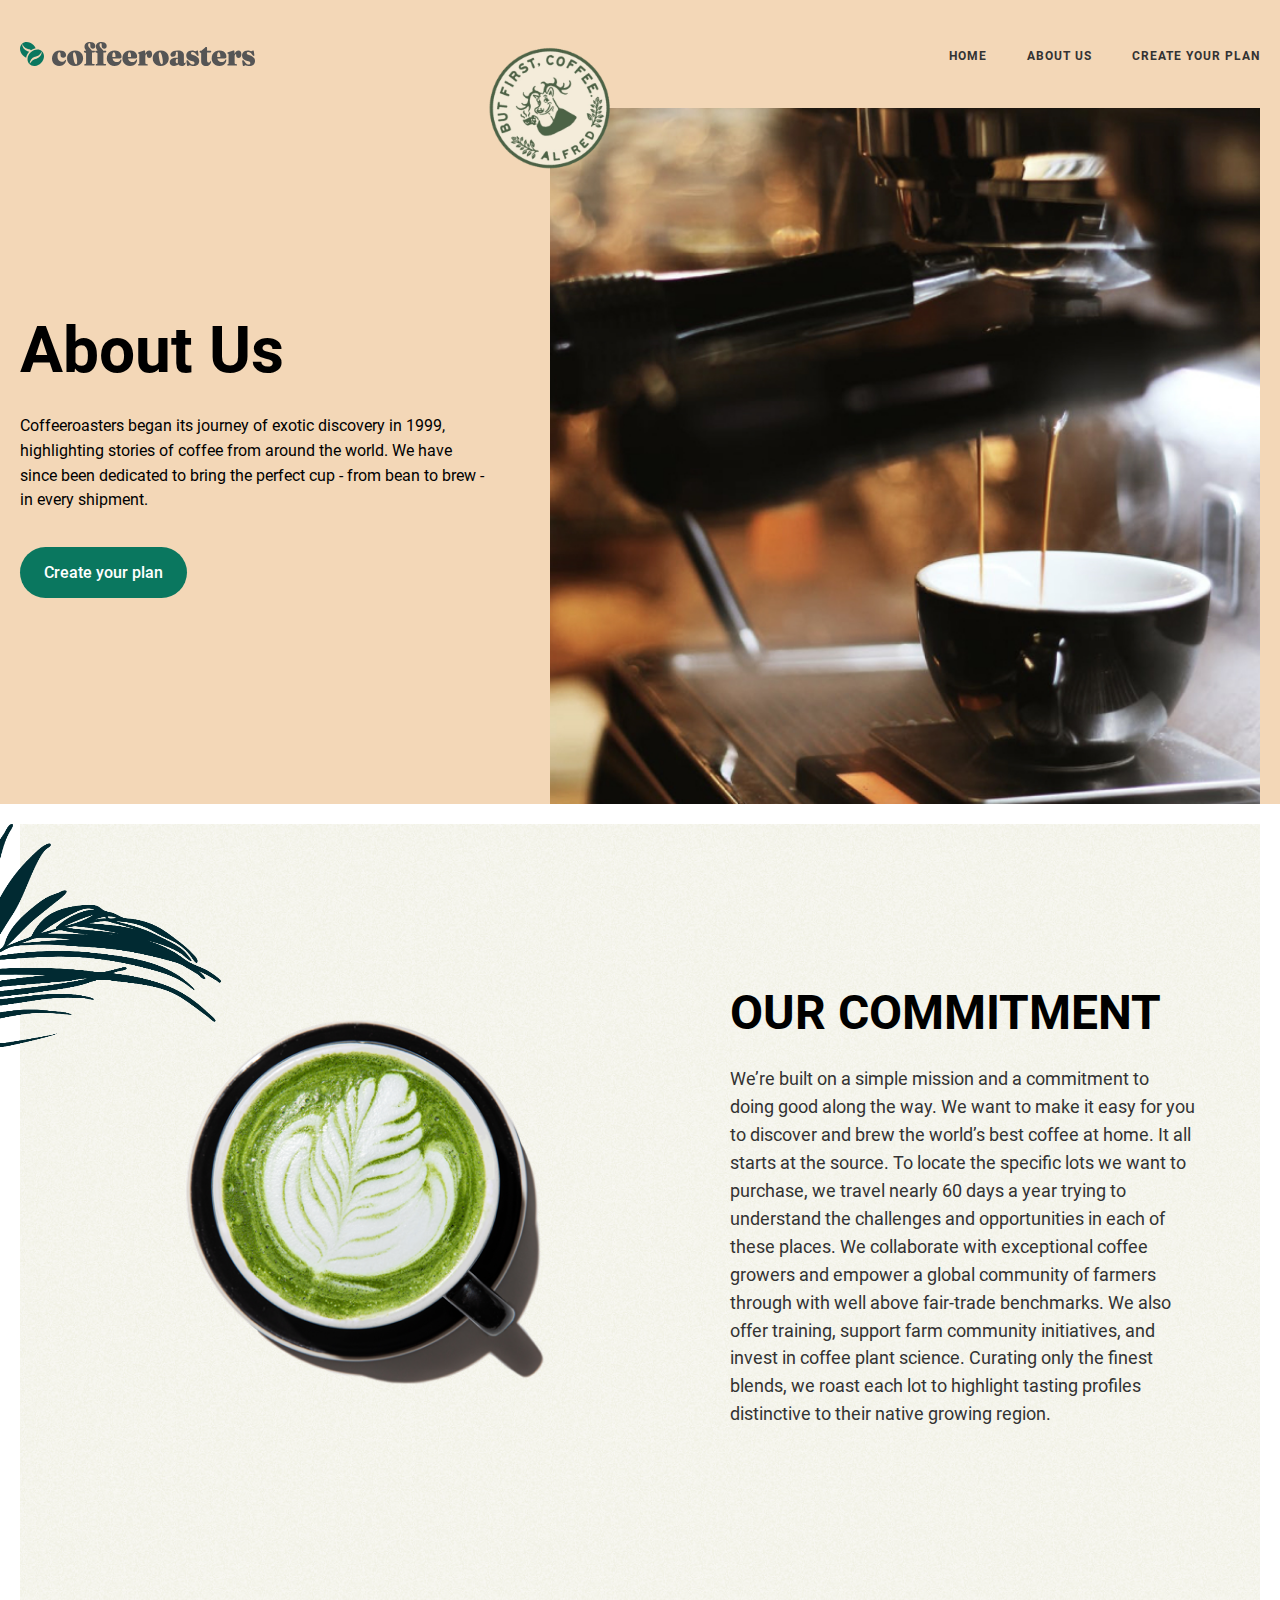
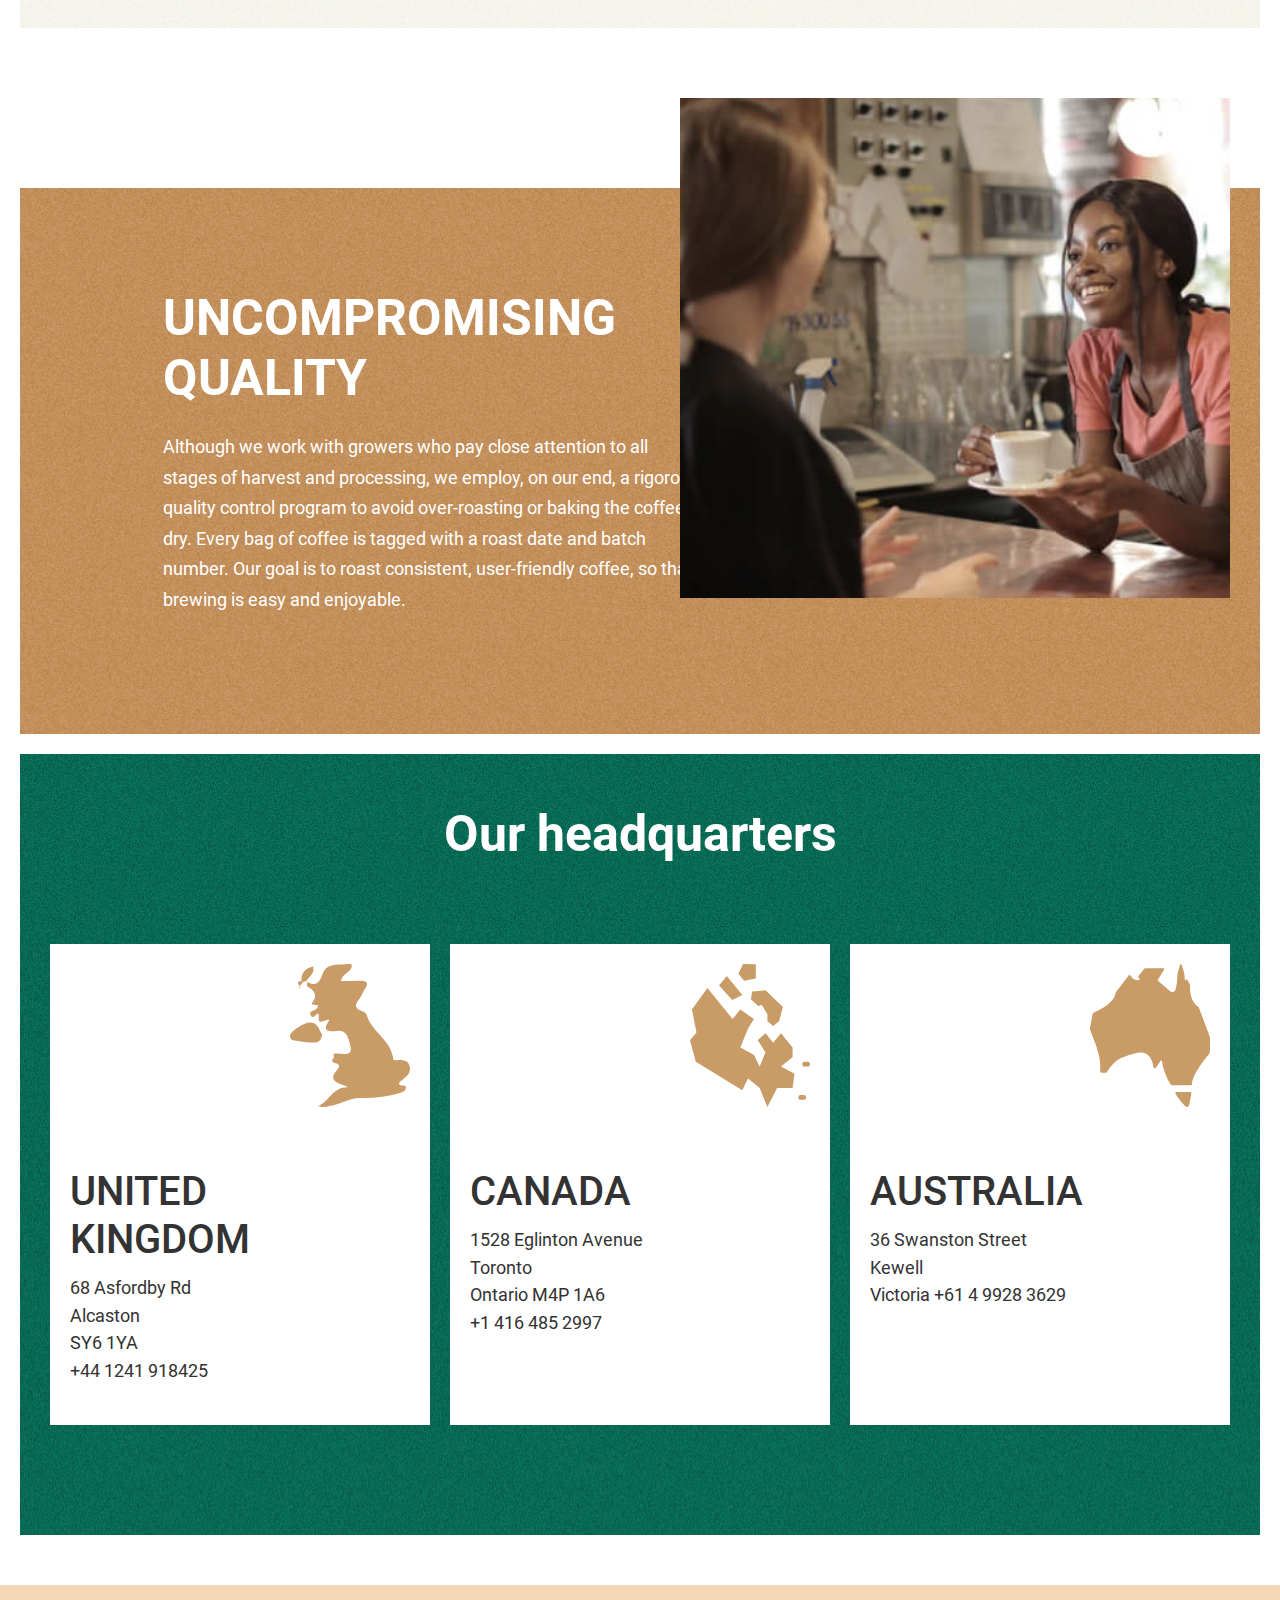
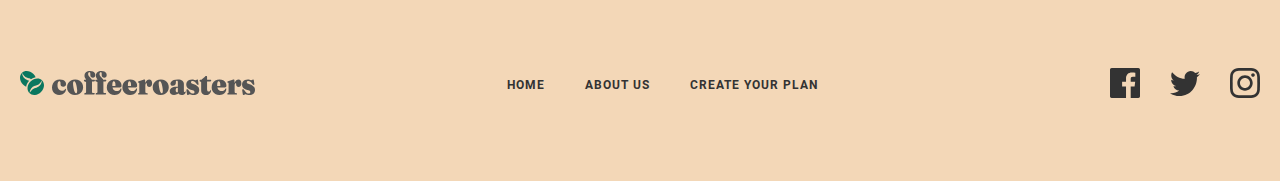
<file: about-us.html>
<!DOCTYPE html>
<html lang="en">
	<head>
		<meta charset="UTF-8" />
		<meta name="viewport" content="width=device-width, initial-scale=1.0" />
		<title>About-Us</title>
		<!-- ICON -->
		<link rel="icon" type="svg" href="img/cooferosters-icon.svg" />
		<!-- CSS -->
		<link rel="stylesheet" href="css/normalize.css" />
		<link rel="stylesheet" href="css/styles..css" />
	</head>
	<body>
		<div class="site-heder-wrapper">
			<headr class="site-header">
				<div class="container site-header__container">
					<a class="site-logo" href="/">
						<img class="site-logo__img" src="img/logo.svg" alt="logo" width="235" height="24" />
					</a>
					<ul class="site-nav">
						<li class="site-nav__item">
							<a class="site-nav__link" href="/">HOME</a>
						</li>
						<li class="site-nav__item">
							<a class="site-nav__link" href="about-us.html">ABOUT US</a>
						</li>
						<li class="site-nav__item">
							<a class="site-nav__link" href="create-plan.html">Create your plan</a>
						</li>
					</ul>
				</div>
			</headr>
			<div class="hero">
				<div class="container hero__container">
					<div class="hero__info">
						<h1 class="hero__info-title">About Us</h1>
						<p class="hero__info-text">
							Coffeeroasters began its journey of exotic discovery in 1999, highlighting stories of coffee from around the world.
							We have since been dedicated to bring the perfect cup - from bean to brew - in every shipment.
						</p>
						<button class="btn">Create your plan</button>
					</div>
					<div class="hero__img-wrapper">
						<img src="img/about-us-hero.jpg" alt="hero-img" width="710" height="696" title="copuitino" />
						<img class="hero__img-wrapper__logo" src="img/hero-logo.png" alt="hero-logo" width="160" height="160" />
					</div>
				</div>
			</div>
		</div>
		<!-- MAIN START -->
		<main class="main-content">
			<!-- Our commitment START -->
			<section class="our-commitment">
				<div class="container">
					<div class="our-commitment__inner">
						<img class="our-collection__img-one" src="img/our-collaction-one.jpg" alt="least" width="402" height="300" />
						<div class="our-commitment__img-wrapper">
							<img src="img/our-commitment-img.png" alt="our-commitment-img" width="360" height="364" />
						</div>
						<div class="our-commitment__info">
							<h2 class="our-commitment__title">Our commitment</h2>
							<p class="our-commitment__text">
								We’re built on a simple mission and a commitment to doing good along the way. We want to make it easy for you to
								discover and brew the world’s best coffee at home. It all starts at the source. To locate the specific lots we
								want to purchase, we travel nearly 60 days a year trying to understand the challenges and opportunities in each of
								these places. We collaborate with exceptional coffee growers and empower a global community of farmers through
								with well above fair-trade benchmarks. We also offer training, support farm community initiatives, and invest in
								coffee plant science. Curating only the finest blends, we roast each lot to highlight tasting profiles distinctive
								to their native growing region.
							</p>
						</div>
					</div>
				</div>
			</section>
			<!-- Our commitment END -->
			<!-- Uncompromising quality STARTS -->
			<section class="uncompromising-quality">
				<div class="container">
					<div class="uncompromising-quality__inner">
						<div class="uncompromising-quality__info">
							<h2 class="uncompromising-quality__title">Uncompromising quality</h2>
							<p class="uncompromising-quality__text">
								Although we work with growers who pay close attention to all stages of harvest and processing, we employ, on our
								end, a rigorous quality control program to avoid over-roasting or baking the coffee dry. Every bag of coffee is
								tagged with a roast date and batch number. Our goal is to roast consistent, user-friendly coffee, so that brewing
								is easy and enjoyable.
							</p>
						</div>

						<img class="uncompromising-quality__img" src="img/free-shipping.jpg" alt="free-shipping" width="550" height="500" />
					</div>
				</div>
			</section>
			<!-- Uncompromising quality END -->
			<!-- How it works -->
			<section class="how-it-works">
				<div class="container">
					<div class="how-it-works__inner">
						<h2 class="how-it-works__title">Our headquarters</h2>

						<ol class="how-it-works__list">
							<li class="how-it-works__item">
								<div class="how-it-works__item-number">
									<img src="img/uk.svg" alt="UNITED KINGDOM" width="120" height="143" title="UNITED KINGDOM" />
								</div>
								<div class="how-it-works__item-info">
									<h3 class="how-it-works__item-title">
										United <br />
										Kingdom
									</h3>
									<p class="how-it-works__item-text">
										68 Asfordby Rd <br />
										Alcaston <br />
										SY6 1YA <br />
										+44 1241 918425
									</p>
								</div>
							</li>

							<li class="how-it-works__item">
								<div class="how-it-works__item-number">
									<img src="img/candada.svg" alt="Canada" width="120" height="143" title="Canada" />
								</div>
								<div class="how-it-works__item-info">
									<h3 class="how-it-works__item-title">Canada</h3>
									<p class="how-it-works__item-text">
										1528 Eglinton Avenue <br />
										Toronto <br />
										Ontario M4P 1A6 <br />
										+1 416 485 2997
									</p>
								</div>
							</li>

							<li class="how-it-works__item">
								<div class="how-it-works__item-number">
									<img src="img/Australia.svg" alt="Canada" width="120" height="143" title="Australia" />
								</div>
								<div class="how-it-works__item-info">
									<h3 class="how-it-works__item-title">Australia</h3>
									<p class="how-it-works__item-text">
										36 Swanston Street <br />
										Kewell <br />
										Victoria +61 4 9928 3629
									</p>
								</div>
							</li>
						</ol>
					</div>
				</div>
			</section>
		</main>
		<!-- MAIN END -->
		<footer class="site-footer">
			<div class="container site-header__container">
				<a class="site-logo" href="/">
					<img class="site-logo__img" src="img/logo.svg" alt="logo" width="235" height="24" />
				</a>
				<ul class="site-nav">
					<li class="site-nav__item">
						<a class="site-nav__link" href="/">HOME</a>
					</li>
					<li class="site-nav__item">
						<a class="site-nav__link" href="about-us.html">ABOUT US</a>
					</li>
					<li class="site-nav__item">
						<a class="site-nav__link" href="create-plan.html">Create your plan</a>
					</li>
				</ul>

				<ul class="social">
					<li class="social__item">
						<a class="social__link" href="#">
							<svg width="30" height="30" viewBox="0 0 30 30" fill="none" xmlns="http://www.w3.org/2000/svg">
								<path
									id="Path"
									d="M28.3438 0H1.65625C0.74125 0 0 0.74125 0 1.65625V28.345C0 29.2588 0.74125 30 1.65625 30H16.025V18.3825H12.115V13.855H16.025V10.5163C16.025 6.64125 18.3913 4.53125 21.8488 4.53125C23.505 4.53125 24.9275 4.655 25.3425 4.71V8.76L22.945 8.76125C21.065 8.76125 20.7013 9.655 20.7013 10.965V13.8562H25.185L24.6012 18.3837H20.7013V30H28.3463C29.2588 30 30 29.2587 30 28.3438V1.65625C30 0.74125 29.2587 0 28.3438 0Z"
									fill="currentColor" />
							</svg>
						</a>
					</li>

					<li class="social__item">
						<a class="social__link" href="#">
							<svg width="30" height="25" viewBox="0 0 30 25" fill="none" xmlns="http://www.w3.org/2000/svg">
								<path
									id="Path"
									d="M30 2.95965C28.8962 3.46211 27.71 3.8005 26.465 3.95304C27.7363 3.17243 28.7125 1.9355 29.1712 0.461444C27.9825 1.18437 26.665 1.70991 25.2625 1.99318C24.1412 0.766509 22.54 0 20.77 0C16.7962 0 13.8763 3.80178 14.7738 7.74841C9.66 7.48564 5.125 4.97334 2.08875 1.15489C0.47625 3.99149 1.2525 7.70227 3.9925 9.58137C2.985 9.54804 2.035 9.26477 1.20625 8.79179C1.13875 11.7155 3.1825 14.4509 6.1425 15.0597C5.27625 15.3007 4.3275 15.3571 3.3625 15.1674C4.145 17.6746 6.4175 19.4986 9.1125 19.5498C6.525 21.6302 3.265 22.5595 0 22.1647C2.72375 23.9553 5.96 25 9.435 25C20.8625 25 27.3187 15.1033 26.9287 6.22693C28.1312 5.33608 29.175 4.22477 30 2.95965Z"
									fill="currentColor" />
							</svg>
						</a>
					</li>

					<li class="social__item">
						<a class="social__link" href="#">
							<svg width="30" height="30" viewBox="0 0 30 30" fill="none" xmlns="http://www.w3.org/2000/svg">
								<path
									id="Shape"
									fill-rule="evenodd"
									clip-rule="evenodd"
									d="M15 0C10.9262 0 10.4163 0.0175 8.81625 0.09C3.36875 0.34 0.34125 3.3625 0.09125 8.815C0.0175 10.4163 0 10.9262 0 15C0 19.0737 0.0175 19.585 0.09 21.185C0.34 26.6325 3.3625 29.66 8.815 29.91C10.4163 29.9825 10.9262 30 15 30C19.0737 30 19.585 29.9825 21.185 29.91C26.6275 29.66 29.6625 26.6375 29.9088 21.185C29.9825 19.585 30 19.0737 30 15C30 10.9262 29.9825 10.4163 29.91 8.81625C29.665 3.37375 26.6388 0.34125 21.1862 0.09125C19.585 0.0175 19.0737 0 15 0ZM15.0001 2.70386C19.0051 2.70386 19.4801 2.71886 21.0626 2.79136C25.1276 2.97636 27.0264 4.90511 27.2114 8.94011C27.2839 10.5214 27.2976 10.9964 27.2976 15.0014C27.2976 19.0076 27.2826 19.4814 27.2114 21.0626C27.0251 25.0939 25.1314 27.0264 21.0626 27.2114C19.4801 27.2839 19.0076 27.2989 15.0001 27.2989C10.9951 27.2989 10.5201 27.2839 8.93889 27.2114C4.86389 27.0251 2.97514 25.0876 2.79014 21.0614C2.71764 19.4801 2.70264 19.0064 2.70264 15.0001C2.70264 10.9951 2.71889 10.5214 2.79014 8.93886C2.97639 4.90511 4.87014 2.97511 8.93889 2.79011C10.5214 2.71886 10.9951 2.70386 15.0001 2.70386ZM7.29736 14.9999C7.29736 10.7461 10.7461 7.29736 14.9999 7.29736C19.2536 7.29736 22.7024 10.7461 22.7024 14.9999C22.7024 19.2549 19.2536 22.7036 14.9999 22.7036C10.7461 22.7036 7.29736 19.2536 7.29736 14.9999ZM15 20C12.2387 20 10 17.7625 10 15C10 12.2387 12.2387 10 15 10C17.7612 10 20 12.2387 20 15C20 17.7625 17.7612 20 15 20ZM21.2061 6.99348C21.2061 5.99973 22.0123 5.19348 23.0073 5.19348C24.0011 5.19348 24.8061 5.99973 24.8061 6.99348C24.8061 7.98723 24.0011 8.79348 23.0073 8.79348C22.0123 8.79348 21.2061 7.98723 21.2061 6.99348Z"
									fill="currentColor" />
							</svg>
						</a>
					</li>
				</ul>
			</div>
		</footer>
	</body>
</html>
</file>
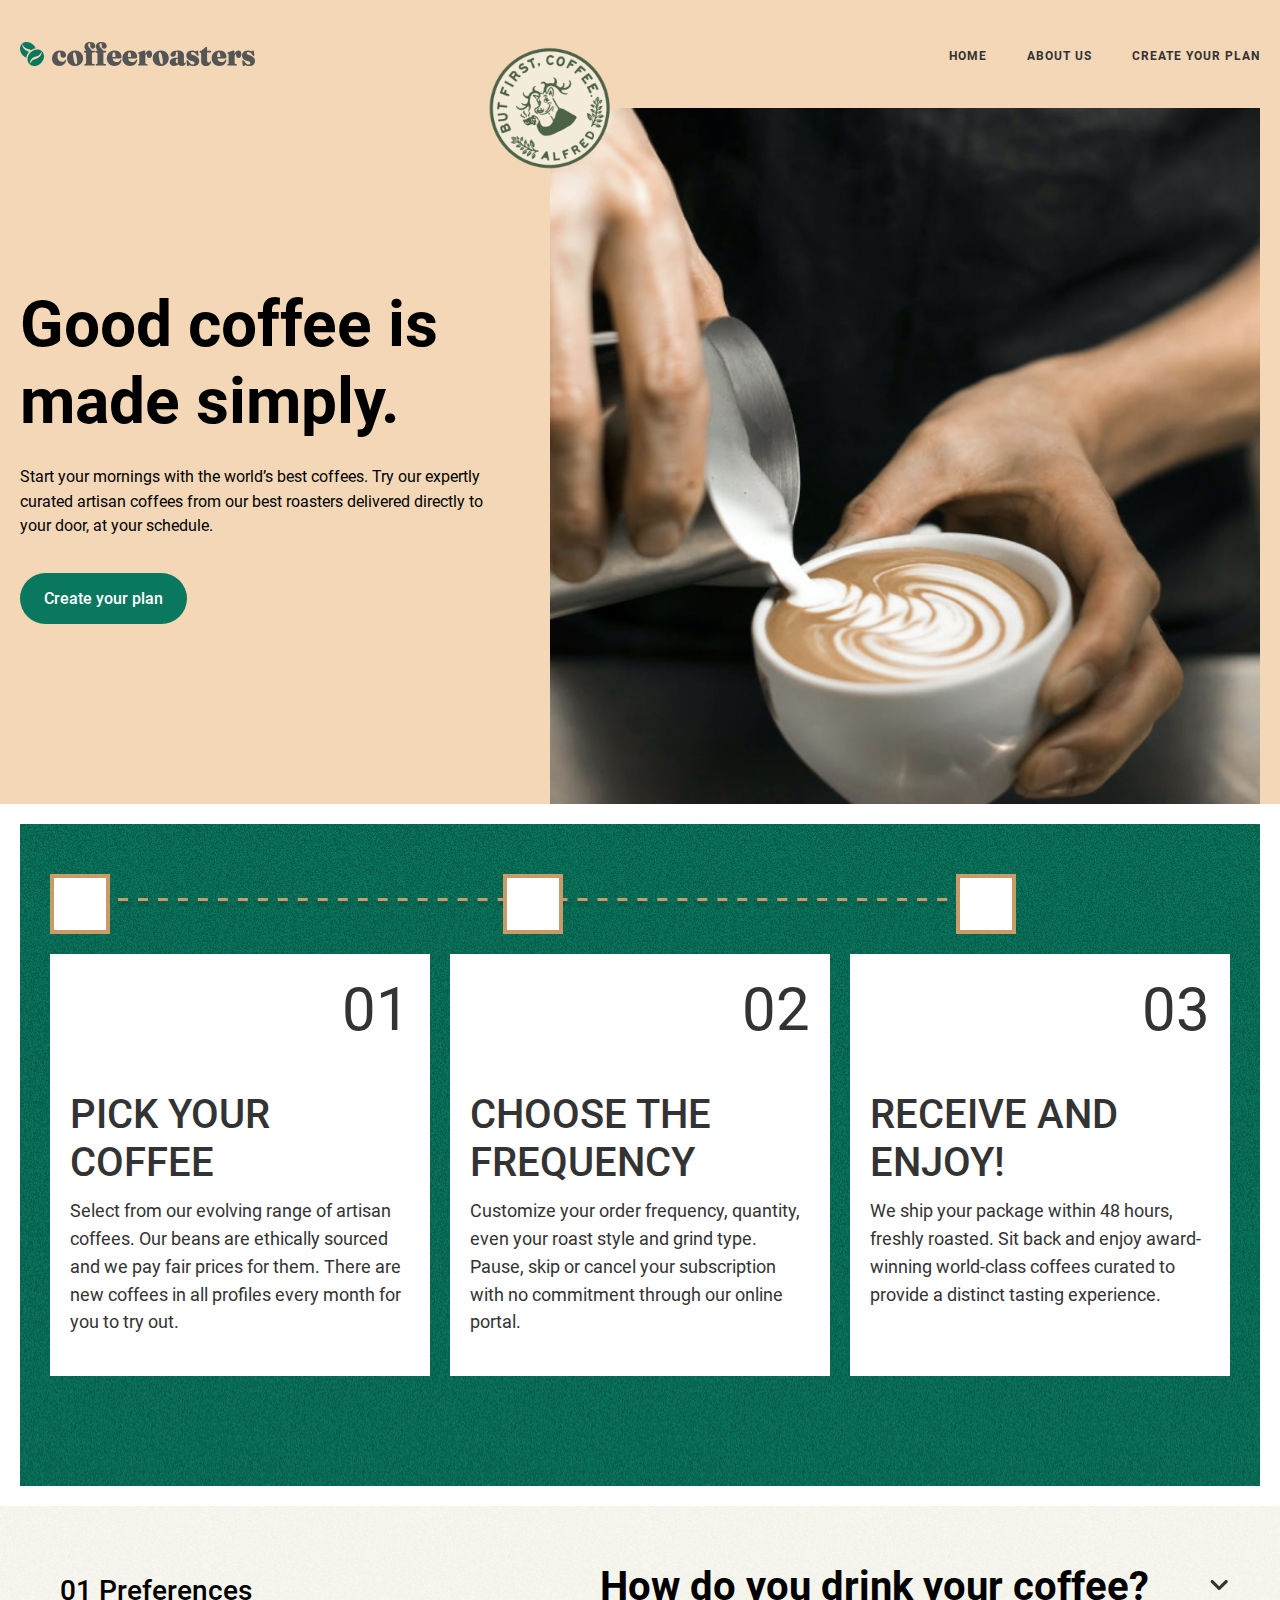
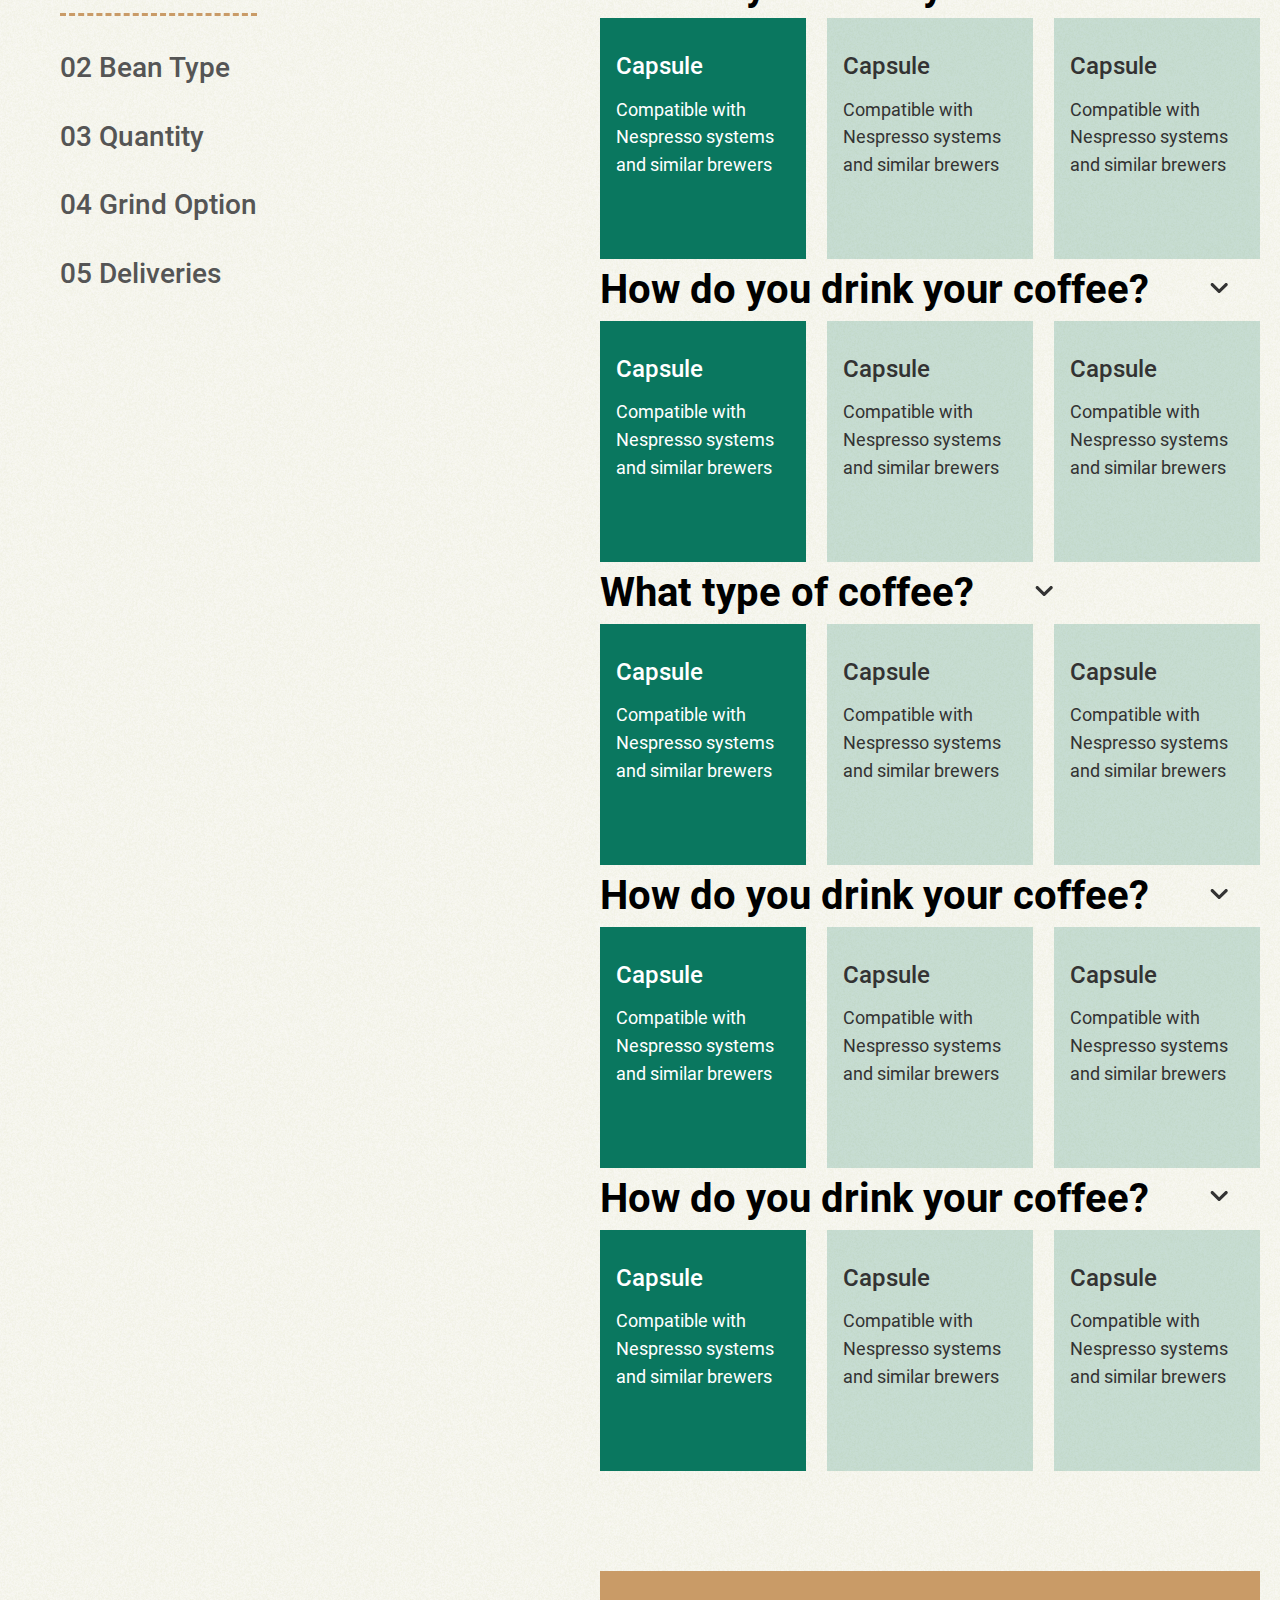
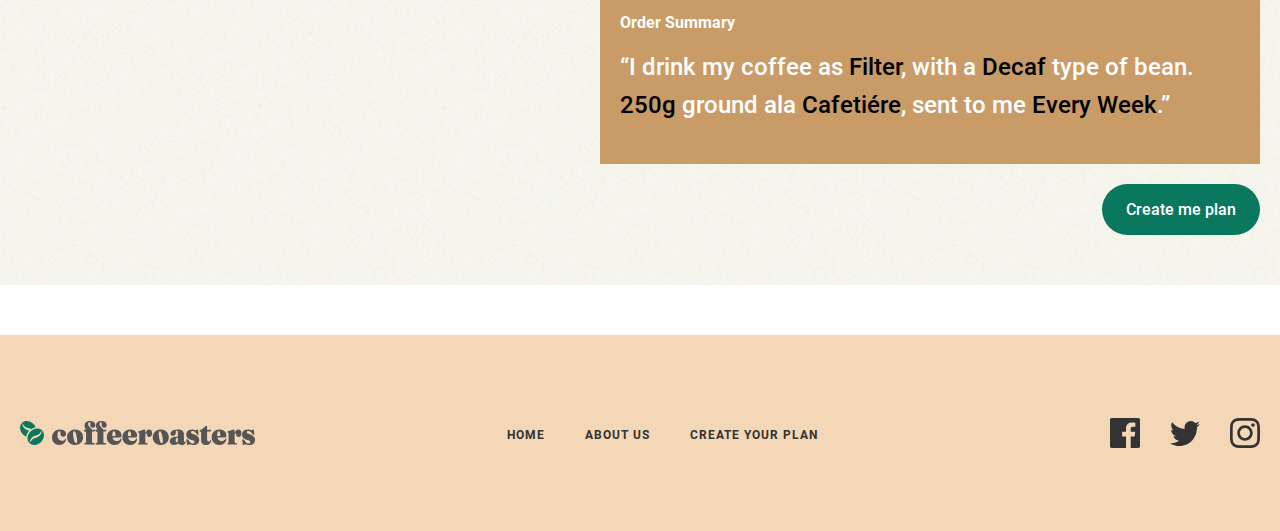
<file: create-plan.html>
<!DOCTYPE html>
<html lang="en">
	<head>
		<meta charset="UTF-8" />
		<meta name="viewport" content="width=device-width, initial-scale=1.0" />
		<title>Create plan</title>
		<!-- CSS -->
		<link rel="stylesheet" href="css/normalize.css" />
		<link rel="stylesheet" href="css/styles..css" />
	</head>
	<body>
		<div class="site-heder-wrapper">
			<headr class="site-header">
				<div class="container site-header__container">
					<a class="site-logo" href="/">
						<img class="site-logo__img" src="img/logo.svg" alt="logo" width="235" height="24" />
					</a>
					<ul class="site-nav">
						<li class="site-nav__item">
							<a class="site-nav__link" href="/">HOME</a>
						</li>
						<li class="site-nav__item">
							<a class="site-nav__link" href="about-us.html">ABOUT US</a>
						</li>
						<li class="site-nav__item">
							<a class="site-nav__link" href="create-plan.html">Create your plan</a>
						</li>
					</ul>
				</div>
			</headr>
			<div class="hero">
				<div class="container hero__container">
					<div class="hero__info">
						<h1 class="hero__info-title">Good coffee is made simply.</h1>
						<p class="hero__info-text">
							Start your mornings with the world’s best coffees. Try our expertly curated artisan coffees from our best roasters
							delivered directly to your door, at your schedule.
						</p>
						<button class="btn">Create your plan</button>
					</div>
					<div class="hero__img-wrapper">
						<img src="img/create-plan-hero-img.jpg" alt="hero-img" width="710" height="696" title="copuitino" />
						<img class="hero__img-wrapper__logo" src="img/hero-logo.png" alt="hero-logo" width="160" height="160" />
					</div>
				</div>
			</div>
		</div>
		<main class="main-content">
			<!-- How it works -->
			<section class="how-it-works">
				<div class="container">
					<div class="how-it-works__inner">
						<div class="how-it-works__kvadrat">
							<div class="how-it-works__kvadrat-inner"></div>
							<div class="how-it-works__kvadrat-inner"></div>
							<div class="how-it-works__kvadrat-inner"></div>
						</div>
						<ol class="how-it-works__list">
							<li class="how-it-works__item">
								<h3 class="how-it-works__item-number">01</h3>
								<div class="how-it-works__item-info">
									<h3 class="how-it-works__item-title">
										Pick your <br />
										coffee
									</h3>
									<p class="how-it-works__item-text">
										Select from our evolving range of artisan coffees. Our beans are ethically sourced and we pay fair prices for
										them. There are new coffees in all profiles every month for you to try out.
									</p>
								</div>
							</li>

							<li class="how-it-works__item">
								<h3 class="how-it-works__item-number">02</h3>
								<div class="how-it-works__item-info">
									<h3 class="how-it-works__item-title">Choose the frequency</h3>
									<p class="how-it-works__item-text">
										Customize your order frequency, quantity, even your roast style and grind type. Pause, skip or cancel your
										subscription with no commitment through our online portal.
									</p>
								</div>
							</li>

							<li class="how-it-works__item">
								<h3 class="how-it-works__item-number">03</h3>
								<div class="how-it-works__item-info">
									<h3 class="how-it-works__item-title">Receive and enjoy!</h3>
									<p class="how-it-works__item-text">
										We ship your package within 48 hours, freshly roasted. Sit back and enjoy award-winning world-class coffees
										curated to provide a distinct tasting experience.
									</p>
								</div>
							</li>
						</ol>
					</div>
				</div>
			</section>

			<!-- CREAT PLAN  -->
			<section class="create-plan">
				<div class="container create-plan__container">
					<div>
						<ol class="create-plan__list">
							<li class="create-plan__item">01 Preferences</li>
							<li class="create-plan__item">02 Bean Type</li>
							<li class="create-plan__item">03 Quantity</li>
							<li class="create-plan__item">04 Grind Option</li>
							<li class="create-plan__item">05 Deliveries</li>
						</ol>
					</div>
					<div>
						<div class="create-plan__right">
							<div class="create-plan__info">
								<h2 class="create-plan__title">How do you drink your coffee?</h2>
								<button class="create-plan__btn">
									<img src="img/create-plan-btn.svg" alt="toogle" width="40" height="40" />
								</button>
							</div>
							<ul class="create-plan__lists">
								<li class="create-plan__items">
									<h3 class="create-plan_-items-title">Capsule</h3>
									<p class="create-plan__item-text">Compatible with Nespresso systems and similar brewers</p>
								</li>
								<li class="create-plan__items">
									<h3 class="create-plan_-items-title">Capsule</h3>
									<p class="create-plan__item-text">Compatible with Nespresso systems and similar brewers</p>
								</li>
								<li class="create-plan__items">
									<h3 class="create-plan_-items-title">Capsule</h3>
									<p class="create-plan__item-text">Compatible with Nespresso systems and similar brewers</p>
								</li>
							</ul>
						</div>

						<div class="create-plan__right">
							<div class="create-plan__info">
								<h2 class="create-plan__title">How do you drink your coffee?</h2>
								<button class="create-plan__btn">
									<img src="img/create-plan-btn.svg" alt="toogle" width="40" height="40" />
								</button>
							</div>
							<ul class="create-plan__lists">
								<li class="create-plan__items">
									<h3 class="create-plan_-items-title">Capsule</h3>
									<p class="create-plan__item-text">Compatible with Nespresso systems and similar brewers</p>
								</li>
								<li class="create-plan__items">
									<h3 class="create-plan_-items-title">Capsule</h3>
									<p class="create-plan__item-text">Compatible with Nespresso systems and similar brewers</p>
								</li>
								<li class="create-plan__items">
									<h3 class="create-plan_-items-title">Capsule</h3>
									<p class="create-plan__item-text">Compatible with Nespresso systems and similar brewers</p>
								</li>
							</ul>
						</div>
						<div class="create-plan__right">
							<div class="create-plan__info">
								<h2 class="create-plan__title">What type of coffee?</h2>
								<button class="create-plan__btn">
									<img src="img/create-plan-btn.svg" alt="toogle" width="40" height="40" />
								</button>
							</div>
							<ul class="create-plan__lists">
								<li class="create-plan__items">
									<h3 class="create-plan_-items-title">Capsule</h3>
									<p class="create-plan__item-text">Compatible with Nespresso systems and similar brewers</p>
								</li>
								<li class="create-plan__items">
									<h3 class="create-plan_-items-title">Capsule</h3>
									<p class="create-plan__item-text">Compatible with Nespresso systems and similar brewers</p>
								</li>
								<li class="create-plan__items">
									<h3 class="create-plan_-items-title">Capsule</h3>
									<p class="create-plan__item-text">Compatible with Nespresso systems and similar brewers</p>
								</li>
							</ul>
						</div>
						<div class="create-plan__right">
							<div class="create-plan__info">
								<h2 class="create-plan__title">How do you drink your coffee?</h2>
								<button class="create-plan__btn">
									<img src="img/create-plan-btn.svg" alt="toogle" width="40" height="40" />
								</button>
							</div>
							<ul class="create-plan__lists">
								<li class="create-plan__items">
									<h3 class="create-plan_-items-title">Capsule</h3>
									<p class="create-plan__item-text">Compatible with Nespresso systems and similar brewers</p>
								</li>
								<li class="create-plan__items">
									<h3 class="create-plan_-items-title">Capsule</h3>
									<p class="create-plan__item-text">Compatible with Nespresso systems and similar brewers</p>
								</li>
								<li class="create-plan__items">
									<h3 class="create-plan_-items-title">Capsule</h3>
									<p class="create-plan__item-text">Compatible with Nespresso systems and similar brewers</p>
								</li>
							</ul>
						</div>
						<div class="create-plan__right">
							<div class="create-plan__info">
								<h2 class="create-plan__title">How do you drink your coffee?</h2>
								<button class="create-plan__btn">
									<img src="img/create-plan-btn.svg" alt="toogle" width="40" height="40" />
								</button>
							</div>
							<ul class="create-plan__lists">
								<li class="create-plan__items">
									<h3 class="create-plan_-items-title">Capsule</h3>
									<p class="create-plan__item-text">Compatible with Nespresso systems and similar brewers</p>
								</li>
								<li class="create-plan__items">
									<h3 class="create-plan_-items-title">Capsule</h3>
									<p class="create-plan__item-text">Compatible with Nespresso systems and similar brewers</p>
								</li>
								<li class="create-plan__items">
									<h3 class="create-plan_-items-title">Capsule</h3>
									<p class="create-plan__item-text">Compatible with Nespresso systems and similar brewers</p>
								</li>
							</ul>
						</div>

						<div class="create-plan__inner">
							<h5 class="create-plan__inner-title">Order Summary</h5>
							<p class="create-plan__inner-text">
								“I drink my coffee as <span>Filter</span>, with a <span>Decaf</span> type of bean. <span>250g</span> ground ala
								<span>Cafetiére</span>, sent to me <span>Every Week</span>.”
							</p>
						</div>
						<div class="create-plan__btn-wrapper">
							<button class="btn">Create me plan</button>
						</div>
					</div>
				</div>
			</section>
		</main>

		<footer class="site-footer">
			<div class="container site-header__container">
				<a class="site-logo" href="/">
					<img class="site-logo__img" src="img/logo.svg" alt="logo" width="235" height="24" />
				</a>
				<ul class="site-nav">
					<li class="site-nav__item">
						<a class="site-nav__link" href="/">HOME</a>
					</li>
					<li class="site-nav__item">
						<a class="site-nav__link" href="about-us.html">ABOUT US</a>
					</li>
					<li class="site-nav__item">
						<a class="site-nav__link" href="create-plan.html">Create your plan</a>
					</li>
				</ul>

				<ul class="social">
					<li class="social__item">
						<a class="social__link" href="#">
							<svg width="30" height="30" viewBox="0 0 30 30" fill="none" xmlns="http://www.w3.org/2000/svg">
								<path
									id="Path"
									d="M28.3438 0H1.65625C0.74125 0 0 0.74125 0 1.65625V28.345C0 29.2588 0.74125 30 1.65625 30H16.025V18.3825H12.115V13.855H16.025V10.5163C16.025 6.64125 18.3913 4.53125 21.8488 4.53125C23.505 4.53125 24.9275 4.655 25.3425 4.71V8.76L22.945 8.76125C21.065 8.76125 20.7013 9.655 20.7013 10.965V13.8562H25.185L24.6012 18.3837H20.7013V30H28.3463C29.2588 30 30 29.2587 30 28.3438V1.65625C30 0.74125 29.2587 0 28.3438 0Z"
									fill="currentColor" />
							</svg>
						</a>
					</li>

					<li class="social__item">
						<a class="social__link" href="#">
							<svg width="30" height="25" viewBox="0 0 30 25" fill="none" xmlns="http://www.w3.org/2000/svg">
								<path
									id="Path"
									d="M30 2.95965C28.8962 3.46211 27.71 3.8005 26.465 3.95304C27.7363 3.17243 28.7125 1.9355 29.1712 0.461444C27.9825 1.18437 26.665 1.70991 25.2625 1.99318C24.1412 0.766509 22.54 0 20.77 0C16.7962 0 13.8763 3.80178 14.7738 7.74841C9.66 7.48564 5.125 4.97334 2.08875 1.15489C0.47625 3.99149 1.2525 7.70227 3.9925 9.58137C2.985 9.54804 2.035 9.26477 1.20625 8.79179C1.13875 11.7155 3.1825 14.4509 6.1425 15.0597C5.27625 15.3007 4.3275 15.3571 3.3625 15.1674C4.145 17.6746 6.4175 19.4986 9.1125 19.5498C6.525 21.6302 3.265 22.5595 0 22.1647C2.72375 23.9553 5.96 25 9.435 25C20.8625 25 27.3187 15.1033 26.9287 6.22693C28.1312 5.33608 29.175 4.22477 30 2.95965Z"
									fill="currentColor" />
							</svg>
						</a>
					</li>

					<li class="social__item">
						<a class="social__link" href="#">
							<svg width="30" height="30" viewBox="0 0 30 30" fill="none" xmlns="http://www.w3.org/2000/svg">
								<path
									id="Shape"
									fill-rule="evenodd"
									clip-rule="evenodd"
									d="M15 0C10.9262 0 10.4163 0.0175 8.81625 0.09C3.36875 0.34 0.34125 3.3625 0.09125 8.815C0.0175 10.4163 0 10.9262 0 15C0 19.0737 0.0175 19.585 0.09 21.185C0.34 26.6325 3.3625 29.66 8.815 29.91C10.4163 29.9825 10.9262 30 15 30C19.0737 30 19.585 29.9825 21.185 29.91C26.6275 29.66 29.6625 26.6375 29.9088 21.185C29.9825 19.585 30 19.0737 30 15C30 10.9262 29.9825 10.4163 29.91 8.81625C29.665 3.37375 26.6388 0.34125 21.1862 0.09125C19.585 0.0175 19.0737 0 15 0ZM15.0001 2.70386C19.0051 2.70386 19.4801 2.71886 21.0626 2.79136C25.1276 2.97636 27.0264 4.90511 27.2114 8.94011C27.2839 10.5214 27.2976 10.9964 27.2976 15.0014C27.2976 19.0076 27.2826 19.4814 27.2114 21.0626C27.0251 25.0939 25.1314 27.0264 21.0626 27.2114C19.4801 27.2839 19.0076 27.2989 15.0001 27.2989C10.9951 27.2989 10.5201 27.2839 8.93889 27.2114C4.86389 27.0251 2.97514 25.0876 2.79014 21.0614C2.71764 19.4801 2.70264 19.0064 2.70264 15.0001C2.70264 10.9951 2.71889 10.5214 2.79014 8.93886C2.97639 4.90511 4.87014 2.97511 8.93889 2.79011C10.5214 2.71886 10.9951 2.70386 15.0001 2.70386ZM7.29736 14.9999C7.29736 10.7461 10.7461 7.29736 14.9999 7.29736C19.2536 7.29736 22.7024 10.7461 22.7024 14.9999C22.7024 19.2549 19.2536 22.7036 14.9999 22.7036C10.7461 22.7036 7.29736 19.2536 7.29736 14.9999ZM15 20C12.2387 20 10 17.7625 10 15C10 12.2387 12.2387 10 15 10C17.7612 10 20 12.2387 20 15C20 17.7625 17.7612 20 15 20ZM21.2061 6.99348C21.2061 5.99973 22.0123 5.19348 23.0073 5.19348C24.0011 5.19348 24.8061 5.99973 24.8061 6.99348C24.8061 7.98723 24.0011 8.79348 23.0073 8.79348C22.0123 8.79348 21.2061 7.98723 21.2061 6.99348Z"
									fill="currentColor" />
							</svg>
						</a>
					</li>
				</ul>
			</div>
		</footer>
	</body>
</html>
</file>
<file: css/styles..css>
:root {
	--green-bg: #0a775f;
	--black-color: #000000;
	--text-color: #333333;
	--white-color: #ffffff;
	--gold-bg: #f3d7b7;
	--darkgold-bg: #c99b67;
	--light-bg: #f8f8f2;
	--creat-plan-color: #555555;
}

/* FOTS */
@font-face {
	font-family: 'Roboto';
	src: url('../fonts/Roboto-Regular.woff2') format('woff2'), url('../fonts/Roboto-Regular.woff') format('woff');
	font-weight: normal;
	font-style: normal;
	font-display: swap;
}

@font-face {
	font-family: 'Roboto';
	src: url('../fonts/Roboto-Medium.woff2') format('woff2'), url('../fonts/Roboto-Medium.woff') format('woff');
	font-weight: 500;
	font-style: normal;
	font-display: swap;
}

@font-face {
	font-family: 'Roboto';
	src: url('../fonts/Roboto-Bold.woff2') format('woff2'), url('../fonts/Roboto-Bold.woff') format('woff');
	font-weight: bold;
	font-style: normal;
	font-display: swap;
}

html {
	height: 100%;
	box-sizing: border-box;
	scroll-behavior: smooth;
}

*,
*::before,
*::after {
	box-sizing: inherit;
}

*:focus {
	outline: 2px dotted var(--green-bg);
	outline-offset: 3px;
}

body {
	display: flex;
	flex-direction: column;
	height: 100%;
	font-family: 'Roboto', sans-serif;
	font-weight: 400;
	color: var(--text-color);
	font-size: 18px;
	line-height: 1.55;
	overflow-x: hidden;
}

.container {
	max-width: 1380px;
	width: 100%;
	padding-left: 20px;
	padding-right: 20px;
	margin-left: auto;
	margin-right: auto;
}

h1,
h2,
h3,
h4,
h5,
h6,
p {
	margin-top: 0;
	margin-bottom: 0;
}

ul {
	list-style: none;
}

a {
	text-decoration: none;
}

.btn {
	border: none;
	padding: 16px 24px;
	border-radius: 100px;
	background-color: var(--green-bg);
	color: var(--white-color);
	font-size: 16px;
	font-weight: 500;
	line-height: 1.2;
	text-align: center;
	cursor: pointer;
	transition: opacity 0.4s ease;
}

.btn:hover {
	opacity: 0.8;
}

.btn:active {
	opacity: 0.6;
}

.main-content {
	flex-grow: 1;
	padding-top: 20px;
	padding-bottom: 50px;
}

.site-heder-wrapper {
	padding-top: 40px;
	background-color: var(--gold-bg);
}

.site-header {
	margin-bottom: 40px;
}

.site-header__container {
	display: flex;
	align-items: center;
	justify-content: space-between;
}

.site-logo {
	width: 235px;
	height: 24px;
	display: inline-block;
	transition: opacity 0.4s ease;
}

.site-logo:hover {
	opacity: 0.8;
}

.site-logo:active {
	opacity: 0.6;
}

.site-nav {
	padding: 0;
	margin: 0;
	display: flex;
	align-items: center;
}

.site-nav__item:not(:last-child) {
	margin-right: 40px;
}

.site-nav__link {
	text-transform: uppercase;
	color: var(--text-color);
	transition: all 0.4s ease;
	font-size: 12px;
	letter-spacing: 1px;
	line-height: 1.2;
	font-weight: 700;
}

.site-nav__link:hover {
	color: var(--green-bg);
}

.site-nav__link:active {
	opacity: 0.6;
}

/* HERO */
.hero {
	padding-top: 40px;
}
.hero__container {
	display: flex;
	align-items: center;
	justify-content: space-between;
}

.hero__info {
	max-width: 464px;
	width: 100%;
	margin-right: 50px;
}

.hero__info-title {
	color: var(--black-color);
	font-weight: 700;
	font-size: 64px;
	line-height: 1.2;
	margin-bottom: 24px;
}

.hero__info-text {
	font-size: 16px;
	color: var(--black-color);
	margin-bottom: 34px;
}

.hero__img-wrapper {
	position: relative;
	width: 710px;
	height: 696px;
}

.hero__img-wrapper img {
	object-fit: cover;
}

.hero__img-wrapper__logo {
	position: absolute;
	top: -80px;
	left: -80px;
	width: 160px;
	height: 160px;
}

/* our-collection */
.our-collection {
	margin-bottom: 20px;
}
.our-collection__img-one {
	position: absolute;
	top: 0;
	left: -201px;
}

.our-collection__img-two {
	position: absolute;
	top: 50%;
	right: -201px;
}
.our-collection__img-four {
	position: absolute;
	bottom: 170px;
	left: -201px;
}
.our-collection__containner {
	position: relative;
	background-image: url(../img/our-collection-bg.jpg);
	background-repeat: no-repeat;
	background-size: cover;
	background-position: center center;
	background-color: var(--light-bg);
	padding-top: 50px;
	padding-bottom: 50px;
}

.our-collection__title {
	text-align: center;
	font-weight: 700;
	font-size: 50px;
	line-height: 1.2;
	color: var(--black-color);
	margin-bottom: 80px;
}

.our-collection__list {
	display: flex;
	flex-direction: column;
	justify-content: center;
	align-items: center;
	margin: 0;
	padding: 0;
}

.our-collection__item {
	display: flex;
	align-items: center;
}

.our-collection__item:not(:last-child) {
	margin-bottom: 20px;
}

.our-collection__item:nth-child(2n) {
	flex-direction: row-reverse;
}

.our-collection__img {
	width: 450px;
	height: 375px;
	object-fit: cover;
	margin-right: 117px;
}

.our-collection__img2 {
	margin-right: 0;
	margin-left: 117px;
}

.our-collection__item-info {
	max-width: 410px;
}

.our-collection__item-info__title {
	margin-bottom: 10px;
	font-weight: 500;
	font-size: 48px;
	line-height: 1.2;
}

.our-collection__item-info__text {
	font-size: 22px;
	line-height: 1.5;
	font-weight: 400;
}

/* INDEX_COLECTION */
.index-colaction {
	margin-bottom: 289px;
}

.index-colaction__inner {
	position: relative;
	background-image: url(../img/index-colection-bg.jpg);
	background-position: center center;
	background-repeat: no-repeat;
	background-size: cover;
	padding-top: 50px;
	padding-bottom: 420px;
}

.index-colaction__info {
	margin-left: auto;
	margin-right: auto;
	max-width: 518px;
	width: 100%;
	text-align: center;
	color: var(--white-color);
}

.index-colaction__list {
	position: absolute;
	display: flex;
	padding: 0;
	margin-left: -10px;
}

.index-colaction__item:nth-child(1) {
	position: relative;
}

.index-colaction__item-logo {
	position: absolute;
	left: -64px;
	top: -68px;
}

.index-colaction__item:not(:last-child) {
	margin-right: 20px;
}

.index-colaction__img {
	width: 433px;
	height: 500px;
	object-fit: cover;
	margin-bottom: 28px;
}

.index-colaction__item-title {
	font-weight: 500;
	font-size: 30px;
	line-height: 1.2;
	margin-bottom: 10px;
}

.how-it-works__inner {
	position: relative;
	background-image: url(../img/how-it-works-bg.jpg);
	padding: 50px 30px;
}

.how-it-works__img {
	position: absolute;
	right: 68px;
	top: 41px;
}

.how-it-works__title {
	text-align: center;
	font-weight: 700;
	color: var(--white-color);
	font-size: 50px;
	line-height: 1.2;
	margin-bottom: 80px;
}

.how-it-works__kvadrat {
	max-width: 966px;
	width: 100%;
	display: flex;
	justify-content: space-between;
	background-image: url(../img/how-it-works-ine.png);
	background-repeat: no-repeat;
	background-position: center center;
	margin-bottom: 20px;
}

.how-it-works__kvadrat-inner {
	width: 60px;
	height: 60px;
	background-color: var(--white-color);
	border: 4px solid var(--darkgold-bg);
}

.how-it-works__list {
	margin: 0;
	padding: 0;
	list-style: none;
	display: flex;
	justify-content: space-between;
	margin-bottom: 60px;
}

.how-it-works__item {
	max-width: 433px;
	width: 100%;
	background-color: var(--white-color);
	padding: 20px 20px 40px;
	color: var(--text-color);
}

.how-it-works__item:not(:last-child) {
	margin-right: 20px;
}

.how-it-works__item-number {
	font-weight: 400;
	font-size: 60px;
	text-align: right;
	line-height: 1.2;
	margin-bottom: 45px;
}

.how-it-works__item-info {
	max-width: 385px;
	width: 100%;
}

.how-it-works__item-title {
	font-weight: 500;
	font-size: 40px;
	line-height: 1.2;
	margin-bottom: 10px;
	text-transform: uppercase;
}

.how-it-works__btn-wrapper {
	display: flex;
	align-items: center;
	justify-content: center;
}

.how-it-works__btn {
	background-color: var(--darkgold-bg);
}

.how-it-works__btn:focus {
	outline: 2px dotted var(--darkgold-bg);
	outline-offset: 3px;
}

.site-footer {
	padding-top: 65px;
	padding-bottom: 65px;
	background-color: var(--gold-bg);
}

.social {
	display: flex;
	align-items: center;
}

.social__item:not(:last-child) {
	margin-right: 30px;
}

.social__link {
	display: flex;
	align-items: center;
}

.social__link svg {
	color: var(--text-color);
}

.social__link svg:hover {
	color: var(--green-bg);
}

/* our-commitment */
.our-commitment {
	margin-bottom: 160px;
}

.our-commitment__inner {
	position: relative;
	padding: 160px 64px 200px 165px;
	background-image: url(../img/our-commitment-bg.jpg);
	background-repeat: no-repeat;
	background-size: cover;
	background-position: center center;
	display: flex;
	align-items: center;
	justify-content: space-between;
}

.our-commitment__img-wrapper {
	margin-right: 185px;
}

.our-commitment__info {
	max-width: 626px;
	width: 100%;
}

.our-commitment__title {
	margin-bottom: 24px;
	text-transform: uppercase;
	font-weight: 700;
	font-size: 48px;
	line-height: 1.2;
	color: var(--black-color);
}

/* uncompromising-quality */
.uncompromising-quality {
	margin-bottom: 20px;
}

.uncompromising-quality__inner {
	background-image: url(../img/uncompromising-quality-bg.jpg);
	background-repeat: no-repeat;
	background-position: center center;
	background-size: cover;
	color: var(--white-color);
	padding: 100px 30px 118px 143px;
	position: relative;
}

.uncompromising-quality__info {
	max-width: 539px;
	width: 100%;
	margin-right: 38px;
}

.uncompromising-quality__title {
	margin-bottom: 24px;
	font-weight: 700;
	font-size: 50px;
	line-height: 1.2;
	max-width: 397px;
	width: 100%;
	text-transform: uppercase;
}

.uncompromising-quality__text {
	line-height: 1.7;
}

.uncompromising-quality__img {
	width: 550px;
	height: 500px;
	object-fit: cover;
	position: absolute;
	right: 30px;
	top: -90px;
}

/* CREAT PLAN */
.create-plan {
	padding-top: 20px;
}
.create-plan__container {
	padding-top: 50px;
	padding-bottom: 50px;
	display: flex;
	justify-content: space-between;
	background-image: url(../img/create-plan-bg.jpg);
	background-position: center;
}

.create-plan__list {
	list-style: none;
}

.create-plan__item {
	font-weight: 500;
	font-size: 28px;
	line-height: 1.2;
	color: var(--creat-plan-color);
}

.create-plan__item:not(:last-child) {
	margin-bottom: 35px;
}

.create-plan__item:nth-child(1) {
	padding-bottom: 5px;
	color: var(--black-color);
	border-bottom: 3px dashed var(--darkgold-bg);
}

.create-plan__info {
	display: flex;
	align-items: center;
}

.create-plan__title {
	font-weight: 700;
	font-size: 40px;
	color: var(--black-color);
	margin-right: 44px;
}

.create-plan__btn {
	border: none;
	cursor: pointer;
	background-color: transparent;
}

.create-plan__lists {
	display: flex;
	justify-content: space-between;
	padding: 0;
	margin: 0;
}

.create-plan__items {
	max-width: 206px;
	width: 100%;
	padding: 30px 16px 80px;
	background-color: rgba(10, 119, 95, 0.2);
	color: var(--text-color);
}

.create-plan__items:nth-child(1) {
	background-color: var(--green-bg);
	opacity: 1;
	color: var(--white-color);
}

.create-plan_-items-title {
	font-weight: 500;
	font-size: 24px;
	margin-bottom: 10px;
}

.create-plan__inner {
	padding: 40px 20px;
	margin-top: 100px;
	background-color: var(--darkgold-bg);
	color: var(--white-color);
	max-width: 660px;
	width: 100%;
	margin-bottom: 20px;
}

.create-plan__inner-title {
	font-size: 16px;
	margin-bottom: 14px;
}

.create-plan__inner-text {
	font-size: 24px;
	font-weight: 500;
}

.create-plan__inner-text span {
	color: var(--black-color);
}

.create-plan__btn-wrapper {
	display: flex;
	justify-content: end;
}
</file>
